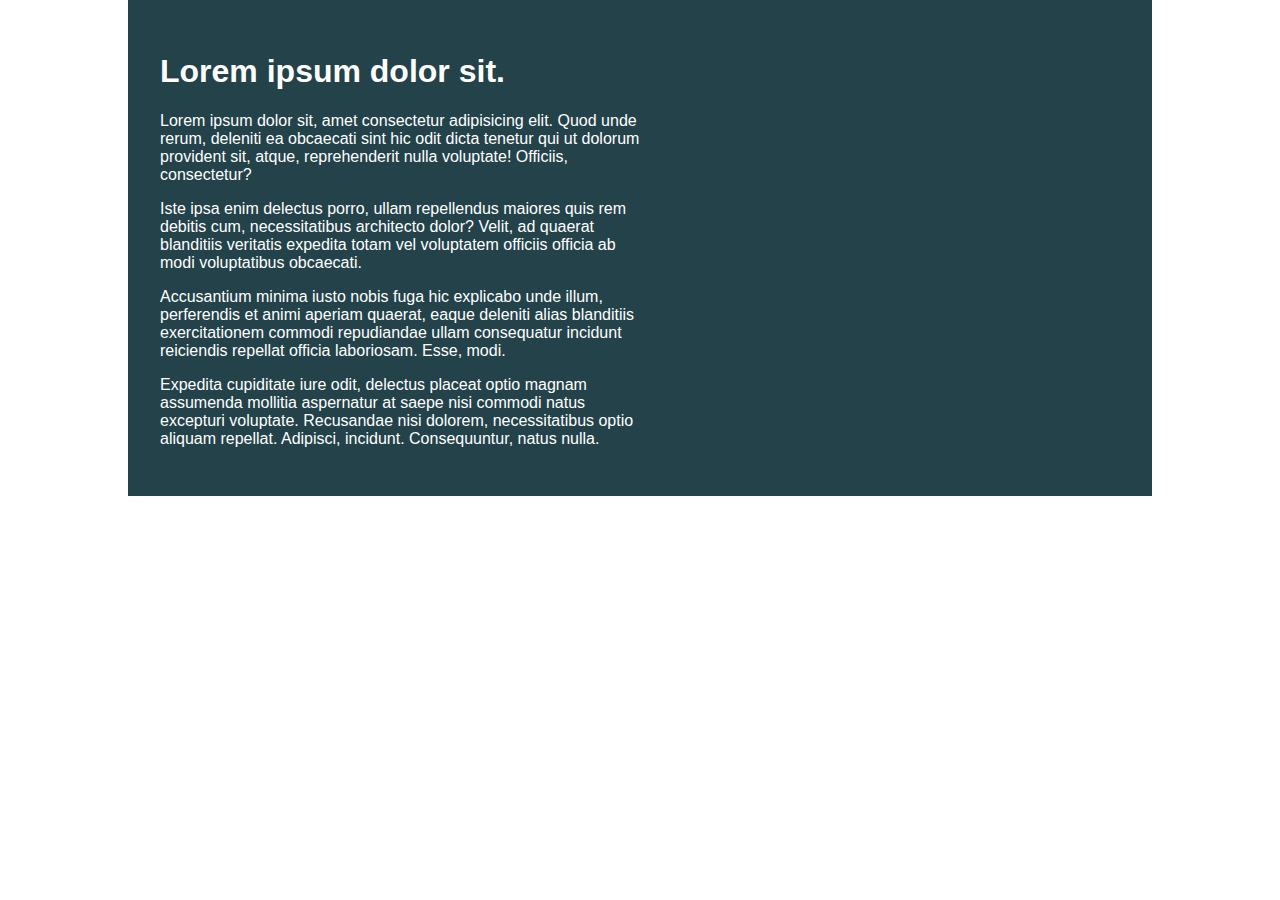
<file: Challange_01/index.html>
<!DOCTYPE html>
<html lang="en">

<head>
    <meta charset="UTF-8">
    <meta name="viewport" content="width=device-width, initial-scale=1.0">
    <title>Day 01</title>

    <link rel="stylesheet" href="style.css">
</head>

<body>
    <div class="container">
        <div class="intro-content">
            <h1>Lorem ipsum dolor sit.</h1>
            <p>Lorem ipsum dolor sit, amet consectetur adipisicing elit. Quod unde rerum, deleniti ea obcaecati sint hic
                odit dicta tenetur qui ut dolorum provident sit, atque, reprehenderit nulla voluptate! Officiis,
                consectetur?</p>
            <p>Iste ipsa enim delectus porro, ullam repellendus maiores quis rem debitis cum, necessitatibus architecto
                dolor? Velit, ad quaerat blanditiis veritatis expedita totam vel voluptatem officiis officia ab modi
                voluptatibus obcaecati.</p>
            <p>Accusantium minima iusto nobis fuga hic explicabo unde illum, perferendis et animi aperiam quaerat, eaque
                deleniti alias blanditiis exercitationem commodi repudiandae ullam consequatur incidunt reiciendis
                repellat officia laboriosam. Esse, modi.</p>
            <p>Expedita cupiditate iure odit, delectus placeat optio magnam assumenda mollitia aspernatur at saepe nisi
                commodi natus excepturi voluptate. Recusandae nisi dolorem, necessitatibus optio aliquam repellat.
                Adipisci, incidunt. Consequuntur, natus nulla.</p>
        </div>
    </div>
</body>

</html>
</file>
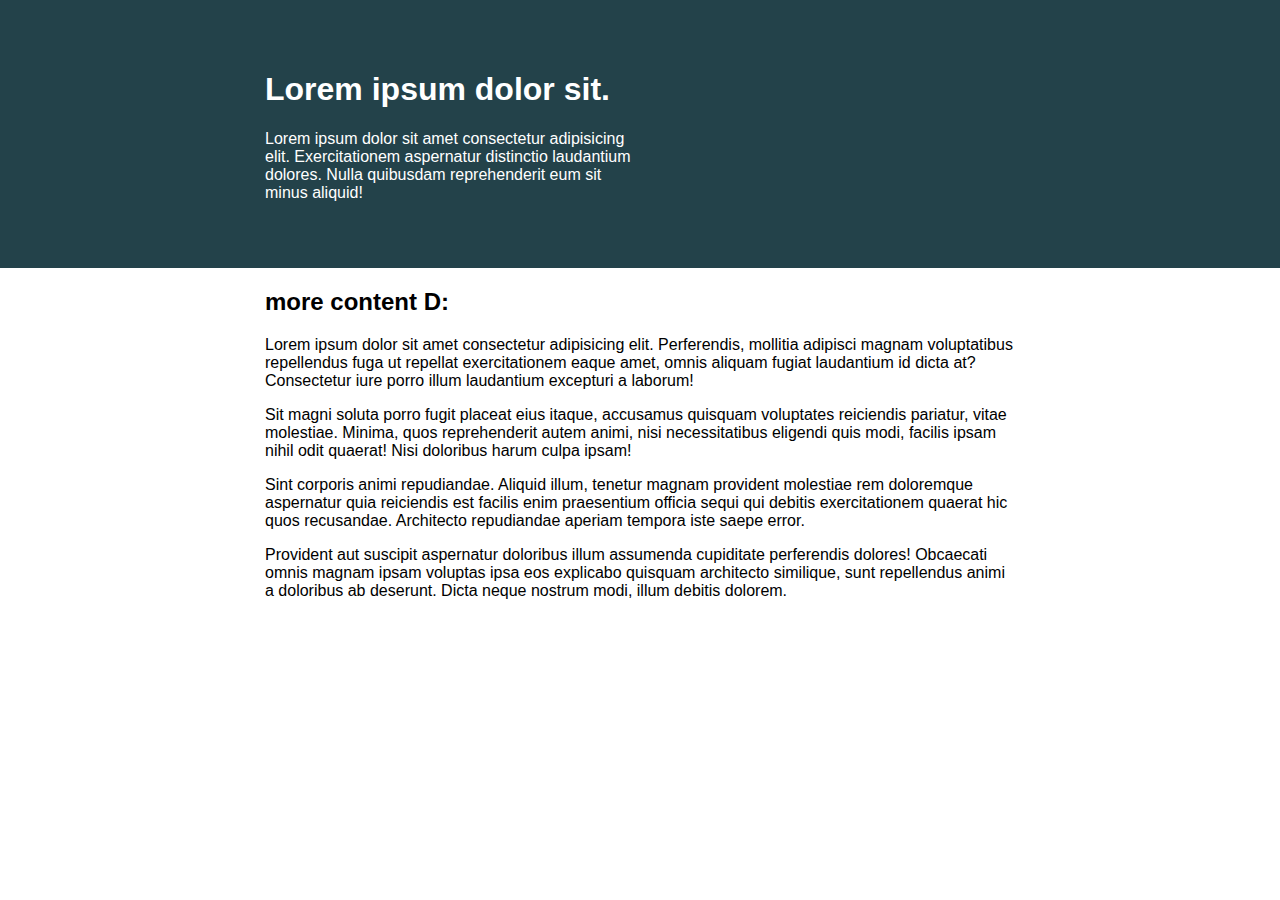
<file: challenge_02/index.html>
<!DOCTYPE html>
<html lang="en">
<head> 
    <meta charset="UTF-8">
    <meta name="viewport" content="width=device-width, initial-scale=1.0">
    <title>Day 01</title>
 
    <link rel="stylesheet" href="style.css">
</head>
<body>

    <div class="intro">
        <div class="container">
            <div class="intro-content">
                <h1>Lorem ipsum dolor sit.</h1>
                <p>Lorem ipsum dolor sit amet consectetur adipisicing elit. Exercitationem aspernatur distinctio laudantium dolores. Nulla quibusdam reprehenderit eum sit minus aliquid!</p>
            </div>
        </div>
    </div>


    <div class="container">
        <h2>more content D:</h2>
        <p>Lorem ipsum dolor sit amet consectetur adipisicing elit. Perferendis, mollitia adipisci magnam voluptatibus repellendus fuga ut repellat exercitationem eaque amet, omnis aliquam fugiat laudantium id dicta at? Consectetur iure porro illum laudantium excepturi a laborum!</p>
        <p>Sit magni soluta porro fugit placeat eius itaque, accusamus quisquam voluptates reiciendis pariatur, vitae molestiae. Minima, quos reprehenderit autem animi, nisi necessitatibus eligendi quis modi, facilis ipsam nihil odit quaerat! Nisi doloribus harum culpa ipsam!</p>
        <p>Sint corporis animi repudiandae. Aliquid illum, tenetur magnam provident molestiae rem doloremque aspernatur quia reiciendis est facilis enim praesentium officia sequi qui debitis exercitationem quaerat hic quos recusandae. Architecto repudiandae aperiam tempora iste saepe error.</p>
        <p>Provident aut suscipit aspernatur doloribus illum assumenda cupiditate perferendis dolores! Obcaecati omnis magnam ipsam voluptas ipsa eos explicabo quisquam architecto similique, sunt repellendus animi a doloribus ab deserunt. Dicta neque nostrum modi, illum debitis dolorem.</p>
    </div>


</body>
</html>
</file>
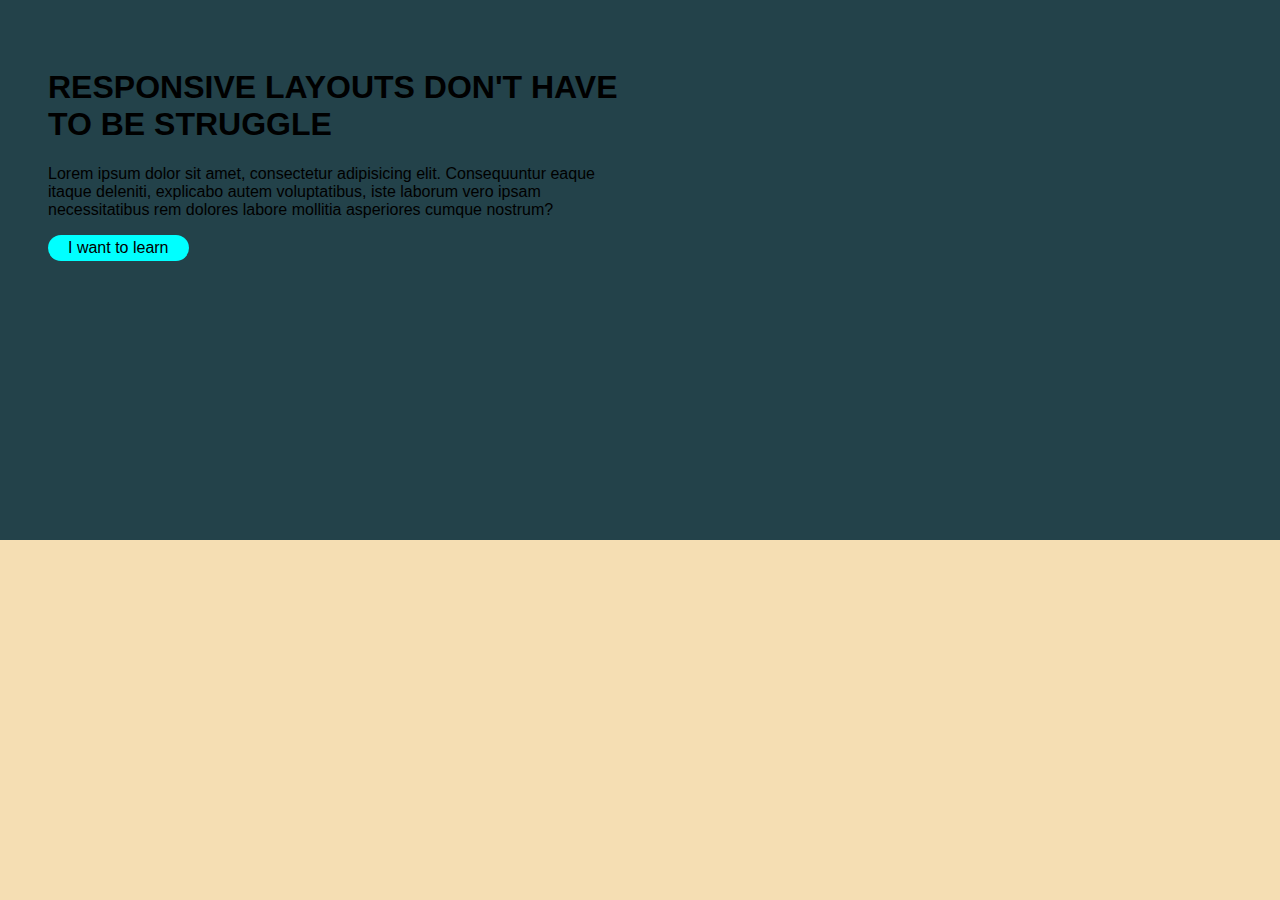
<file: challenge_03/index.html>
<!DOCTYPE html>
<html lang="en">
  <head>
    <meta charset="UTF-8" />
    <meta name="viewport" content="width=device-width, initial-scale=1.0" />
    <title>Challenge 3</title>
    <link rel="stylesheet" href="style.css" />
  </head>
  <body>
    <div class="container">
      <div class="intro">
        
          <div class="top">
            <h1>RESPONSIVE LAYOUTS DON'T HAVE TO BE STRUGGLE</h1>
            <p>
              Lorem ipsum dolor sit amet, consectetur adipisicing elit. Consequuntur
              eaque itaque deleniti, explicabo autem voluptatibus, iste laborum vero
              ipsam necessitatibus rem dolores labore mollitia asperiores cumque
              nostrum?
            </p>
            <button>I want to learn</button>
          </div>
      
      </div>
    </div>
  </body>
</html>
</file>
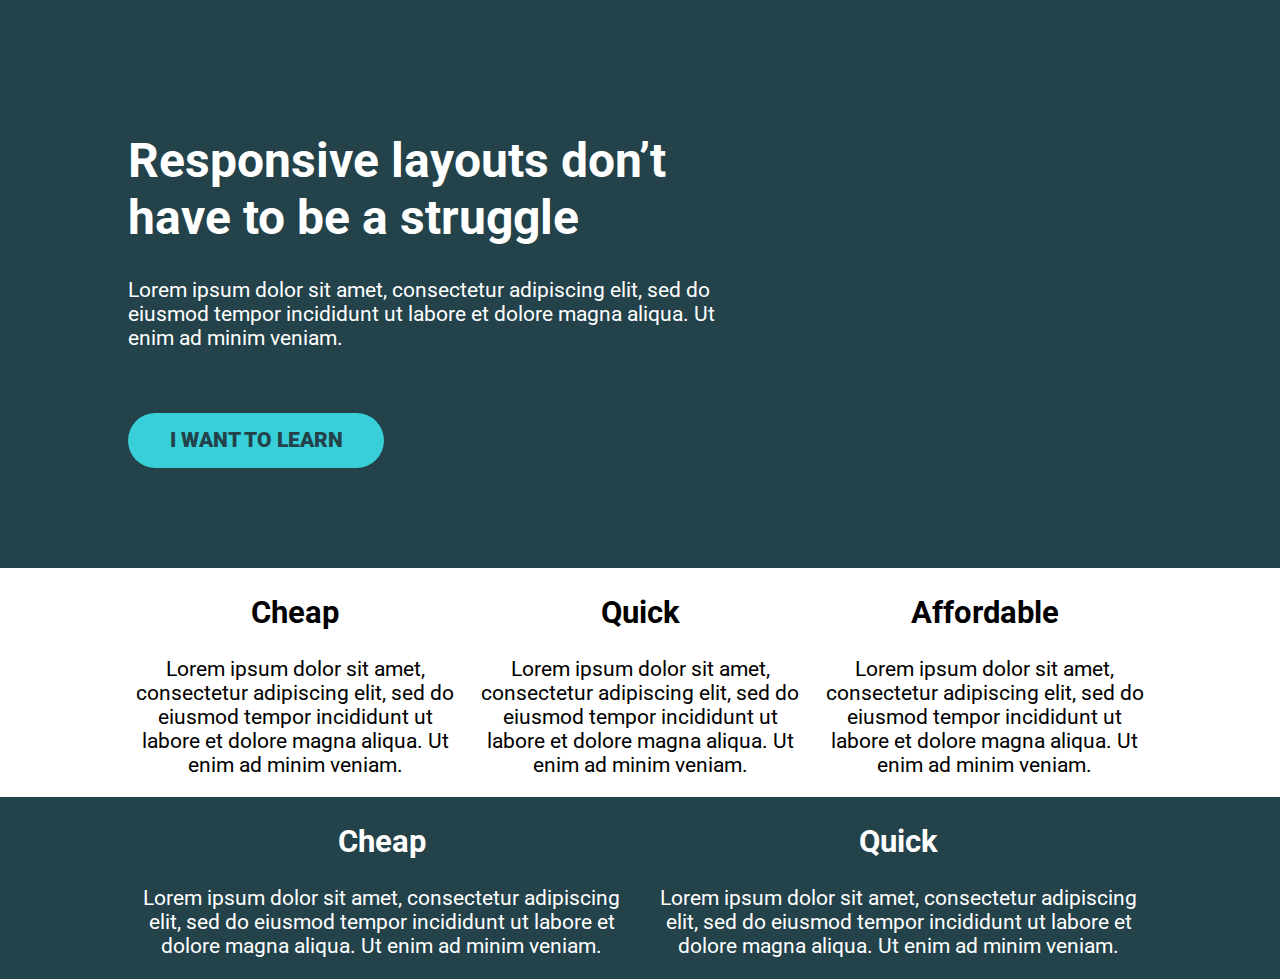
<file: Flex-box/index.html>
<!DOCTYPE html>
<html lang="en">
<head>
    <meta charset="UTF-8">
    <meta name="viewport" content="width=device-width, initial-scale=1.0">
    <title>Challenge time!</title>
    <link href="https://fonts.googleapis.com/css2?family=Roboto:wght@400;900&display=swap" rel="stylesheet"> 
    <link rel="stylesheet" href="style.css">
</head>
<body>
    <div class="hero">
        <div class="container">
            <div class="hero__text">
                <h1>Responsive layouts don’t have to be a struggle</h1>
                <p>Lorem ipsum dolor sit amet, consectetur adipiscing elit, sed do eiusmod tempor incididunt ut labore et dolore magna aliqua. Ut enim ad minim veniam.</p>
                <a href="#" class="btn">I want to learn</a>
            </div>
        </div>
    </div>
    <div class="container">
        <div class="row">
            <div class="col">
                <h2>Cheap</h2>
                <p>Lorem ipsum dolor sit amet, consectetur adipiscing elit, sed do eiusmod tempor incididunt ut labore et dolore magna aliqua. Ut enim ad minim veniam.</p>
            </div>
            <div class="col">
                <h2>Quick</h2>
                <p>Lorem ipsum dolor sit amet, consectetur adipiscing elit, sed do eiusmod tempor incididunt ut labore et dolore magna aliqua. Ut enim ad minim veniam.</p>
            </div>
            <div class="col">
                <h2>Affordable</h2>
                <p>Lorem ipsum dolor sit amet, consectetur adipiscing elit, sed do eiusmod tempor incididunt ut labore et dolore magna aliqua. Ut enim ad minim veniam.</p>
            </div>
        </div>
    </div>


    <section class="two">
        <div class="container">
            <div class="row">
                <div class="col">
                    <h2>Cheap</h2>
                    <p>Lorem ipsum dolor sit amet, consectetur adipiscing elit, sed do eiusmod tempor incididunt ut labore et dolore magna aliqua. Ut enim ad minim veniam.</p>
                </div>
                <div class="col">
                    <h2>Quick</h2>
                    <p>Lorem ipsum dolor sit amet, consectetur adipiscing elit, sed do eiusmod tempor incididunt ut labore et dolore magna aliqua. Ut enim ad minim veniam.</p>
                </div>
            </div>
        </div>
    </section>


</body>
</html>
</file>
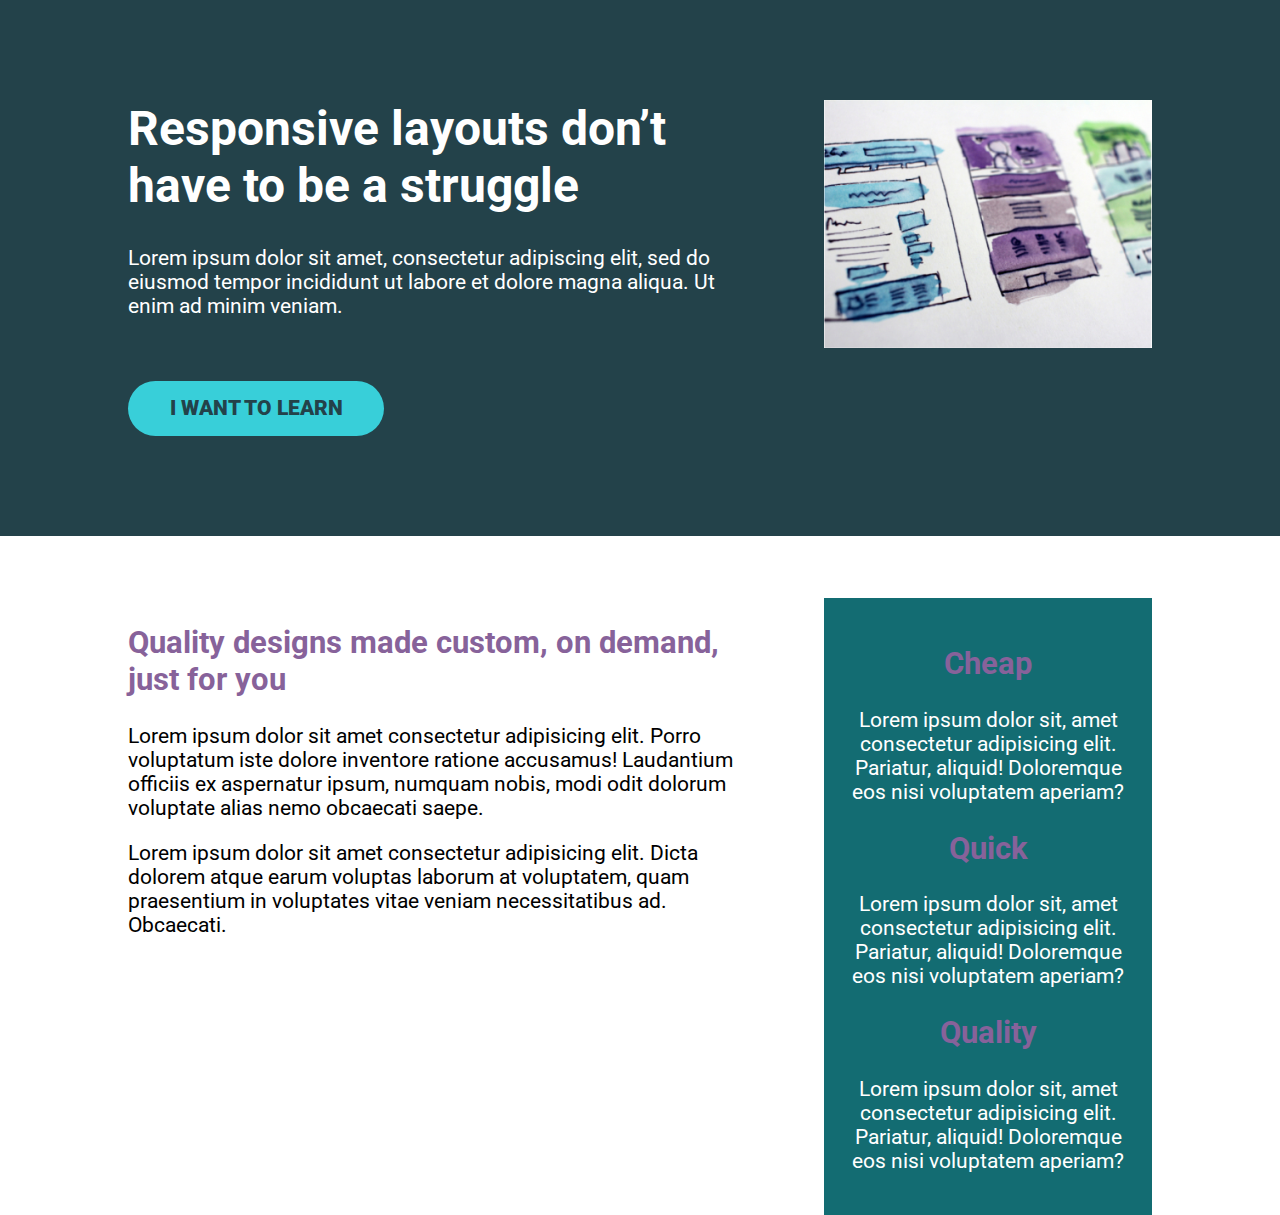
<file: flexboxtwo/index.html>
<!DOCTYPE html>
<html lang="en">
  <head>
    <meta charset="UTF-8" />
    <meta name="viewport" content="width=device-width, initial-scale=1.0" />
    <title>Conquering Rsponsive Layouts</title>
    <link
      href="https://fonts.googleapis.com/css2?family=Roboto:wght@400;900&display=swap"
      rel="stylesheet"
    />
    <link rel="stylesheet" href="style.css" />
  </head>
  <body>
    <div class="hero">
      <div class="container row">
        <div class="hero__text">
          <h1>Responsive layouts don’t have to be a struggle</h1>
          <p>
            Lorem ipsum dolor sit amet, consectetur adipiscing elit, sed do
            eiusmod tempor incididunt ut labore et dolore magna aliqua. Ut enim
            ad minim veniam.
          </p>
          <a href="#" class="btn">I want to learn</a>
        </div>
        <div class="hero__img">
          <img src="./img/hero-img.jpg" alt="" />
        </div>
      </div>
    </div>
    <main class="main">
      <div class="container row">
        <section class="primary-content">
          <h2 class="section-title">
            Quality designs made custom, on demand, just for you
          </h2>
          <p>
            Lorem ipsum dolor sit amet consectetur adipisicing elit. Porro
            voluptatum iste dolore inventore ratione accusamus! Laudantium
            officiis ex aspernatur ipsum, numquam nobis, modi odit dolorum
            voluptate alias nemo obcaecati saepe.
          </p>
          <p>
            Lorem ipsum dolor sit amet consectetur adipisicing elit. Dicta
            dolorem atque earum voluptas laborum at voluptatem, quam praesentium
            in voluptates vitae veniam necessitatibus ad. Obcaecati.
          </p>
        </section>
        <aside class="sidebar">
          <h2 class="section-title">Cheap</h2>
          <p>
            Lorem ipsum dolor sit, amet consectetur adipisicing elit. Pariatur,
            aliquid! Doloremque eos nisi voluptatem aperiam?
          </p>
          <h2 class="section-title">Quick</h2>
          <p>
            Lorem ipsum dolor sit, amet consectetur adipisicing elit. Pariatur,
            aliquid! Doloremque eos nisi voluptatem aperiam?
          </p>
          <h2 class="section-title">Quality</h2>
          <p>
            Lorem ipsum dolor sit, amet consectetur adipisicing elit. Pariatur,
            aliquid! Doloremque eos nisi voluptatem aperiam?
          </p>
        </aside>
      </div>
    </main>
  </body>
</html>
</file>
<file: Challange_01/style.css>
/* INSTRUCTIONS
 *
 * 1) Limit the total width of
 *    the .intro-conent to about half
 *    of it's parent
 *
 * 2) Stop the text from overflowing
 *    out the bottom at small screen
 *    widths
 *
 * You may modify the HTML if needed
 *
 */

* {
  box-sizing: border-box;
}

body {
  margin: 0;
  font-family: sans-serif;
}

.container {
  background: #23424a;
  color: white;

  width: 80%;
  margin: 0 auto;

  padding: 2em;
  /* height: 300px; */
}
.intro-content{
  width: 50%;
}
</file>
<file: challenge_02/style.css>
/* INSTRUCTIONS
 *
 * 1) Keep the text inside .intro-content
 *    in the same place, but have the background
 *    extend from one side of the viewport
 *    to the other, no matter how wide or narrow
 *    the browser is.
 *
 * 2) Limit the maximum width of the text in the
 *    bottom area.
 *
 * You may modify the HTML if needed
 * (you probably should for this challenge)
 *
 */

* {
  box-sizing: border-box;
}

body {
  margin: 0;
  font-family: sans-serif;
}

.container {
  width: 80%;
  max-width: 750px;
  margin: 0 auto;
  
}

.intro-content {
  width: 50%;
}

.intro{
  background: #23424a;
  color: white;
  padding: 50px 0;
}
</file>
<file: challenge_03/style.css>
* {
    box-sizing: border-box;
  }
  
  body {
    margin: 0;
    padding: 0;
    font-family: sans-serif;
  }
.container{
   height: 100vh;
    background-color: wheat;
}
.intro{
    height: 60%;
 padding: 3em;
background: #23424a;
}
.top{
    width: 50%;
}
button{
    background-color: aqua;
    color: black;
    padding: .25em 1.25em;
    border-radius: 100px;
    border: none;
    
    font-size: 1rem;
}

@media  (max-width: 780px) {
    .intro{
        height: 90%;
    }
}
</file>
<file: Flex-box/style.css>
/* 
////// For this challenge ///////

- You will have to modify the HTML

- You can add new classes in the HTML
  if you need to

// Requirements
1. The headings in the first row must be
   a different color
2. The two .col at the bottom must go next
   to one another
3. The section at the bottom should have
   a dark background color and a different
   color of text
4. I've removed the "gap" that I created,
   so you'll have to add it back in

   */

*, *::before, *::after {
    box-sizing: border-box;
}

body {
    margin: 0;
    font-family: 'Roboto', sans-serif;
    font-size: 1.3rem;
}

h1 {
    font-size: 3rem;
}

.container {
    width: 80%;
    max-width: 1100px;
    margin: 0 auto;
}

.row {
    /* display: flex => flex container */
    display: flex;
justify-content: center;
align-items: center;
text-align: center;
    /* can't use yet */
    /* gap: 100px; */
}

.col {
    /* these are now flex items */
    width: 100%;
}

.hero {
    padding: 100px 0;
    background-color: #23424A;
    color: #FFF;
}

.hero__text {
    width: 60%;
}

.hero p {
    margin-bottom: 3em;
}

.btn {
    display: inline-block;
    text-decoration: none;
    text-transform: uppercase; 
    color: #23424A;
    font-weight: 900;
    background-color: #38CFD9;
    padding: .75em 2em;
    border-radius: 100px;
}

.btn:hover,
.btn:focus {
    opacity: .75; 
}

.col + .col{
    margin-left: 10px;
}

.two{
    background-color: #23424A;
    color: white;
}
</file>
<file: flexboxtwo/style.css>
/* 
////// For this challenge ///////

- All text is in the text.md file

// Requirements
1. Refer to the design specs for the
   overall layout 
2. The image should line up with
   the sidebar in the section
   below

*/

*, *::before, *::after {
    box-sizing: border-box;
}

body {
    margin: 0;
    font-family: 'Roboto', sans-serif;
    font-size: 1.3rem;
}

img {
    max-width: 100%;
}

h1 {
    font-size: 3rem;
    margin-top: 0;
}
.section-title{
    color: #87629a;
}
.container {
    width: 80%;
    max-width: 1100px;
    margin: 0 auto;
}

.row {
    /* display: flex => flex container */
    display: flex;
    justify-content: space-between;
    
    /* can't use yet */
    /* gap: 100px; */
}

.col {
    /* these are now flex items */
    width: 100%;
}

.col + .col {
    margin-left: 30px;
}

.hero {
    padding: 100px 0;
    background-color: #23424A;
    color: #FFF;
}

.hero__text { 
    width: 62%;
}

.hero__img {
    width: 32%;
    align-self: flex-start;
}

.hero p {
    margin-bottom: 3em;
}

.btn {
    display: inline-block;
    text-decoration: none;
    text-transform: uppercase; 
    color: #23424A;
    font-weight: 900;
    background-color: #38CFD9;
    padding: .75em 2em;
    border-radius: 100px;
}

.btn:hover,
.btn:focus {
    opacity: .75; 
}
.main{
    margin-top: 3em;
}
.primary-content{
    width: 62%;
}
.sidebar{
    width: 32%;
    padding: 1em;
    text-align: center;
    color: white;
    background-color: #136c72;
}
</file>
